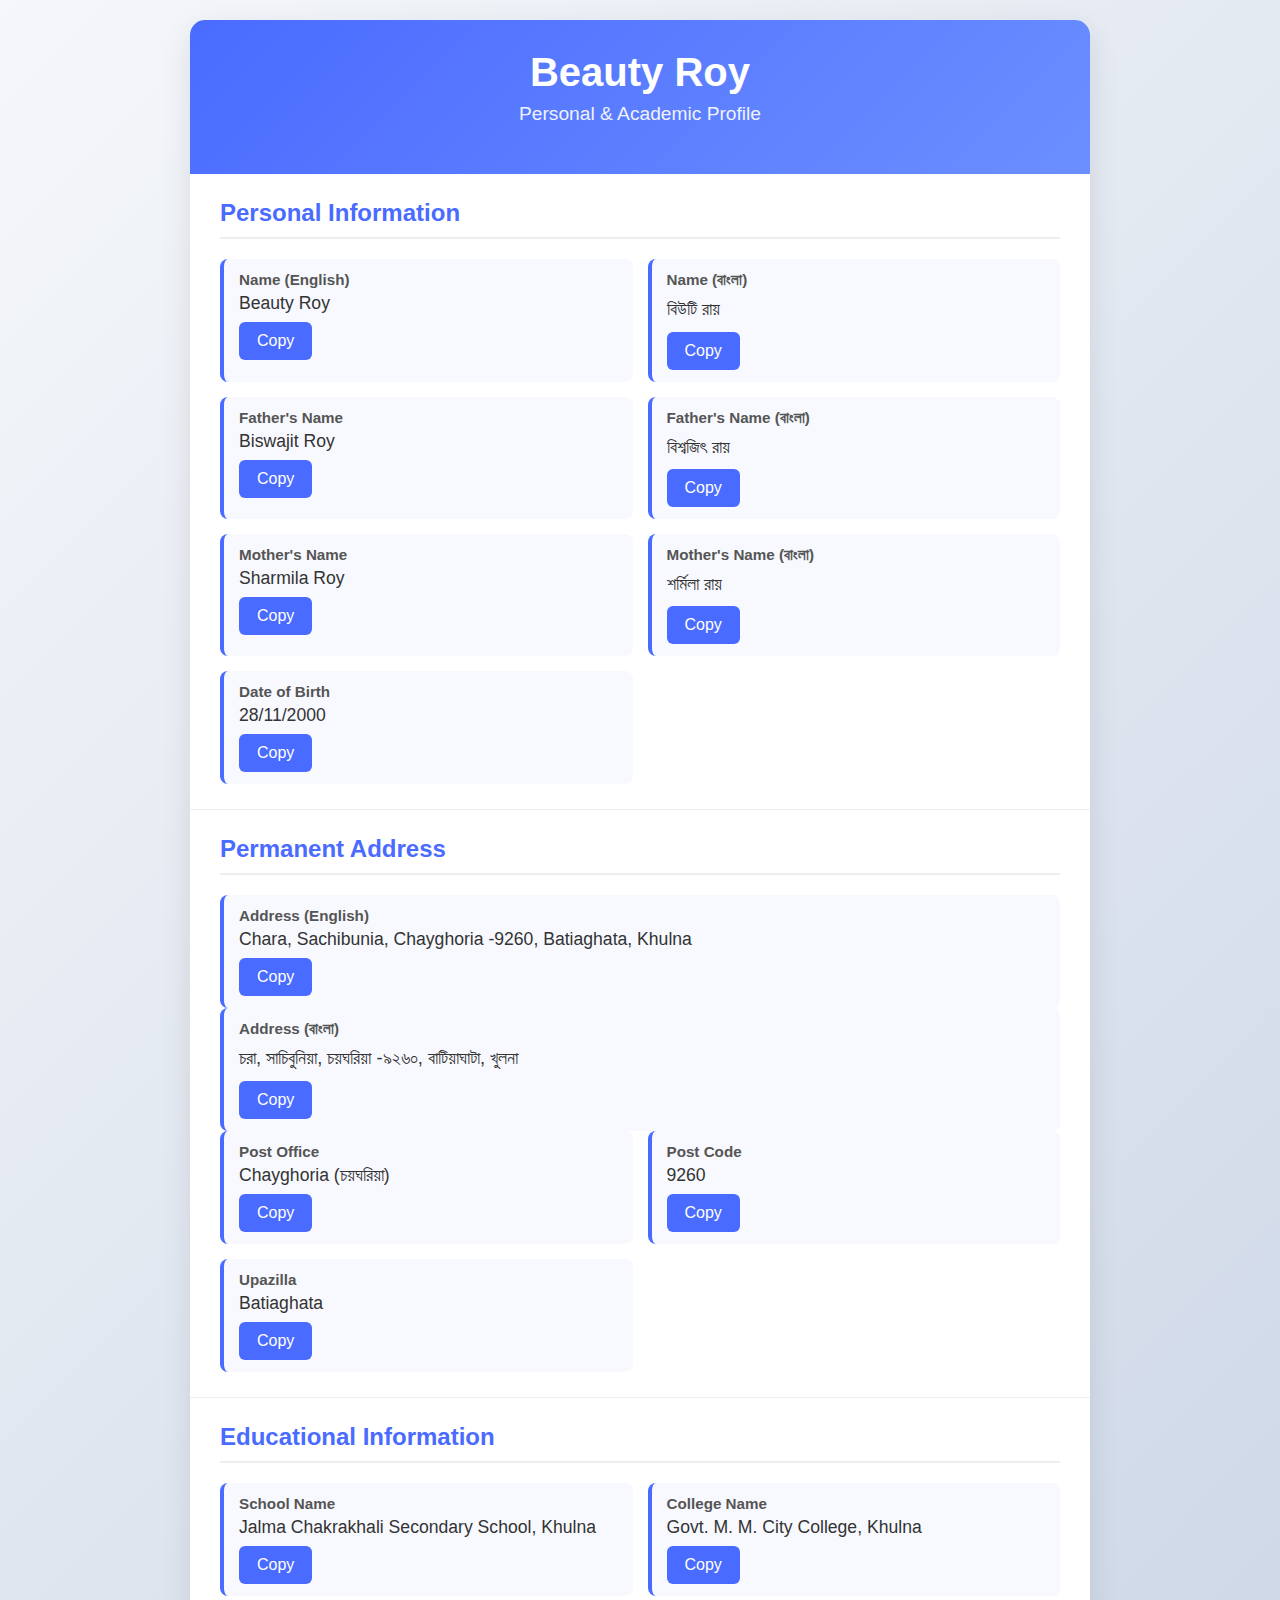
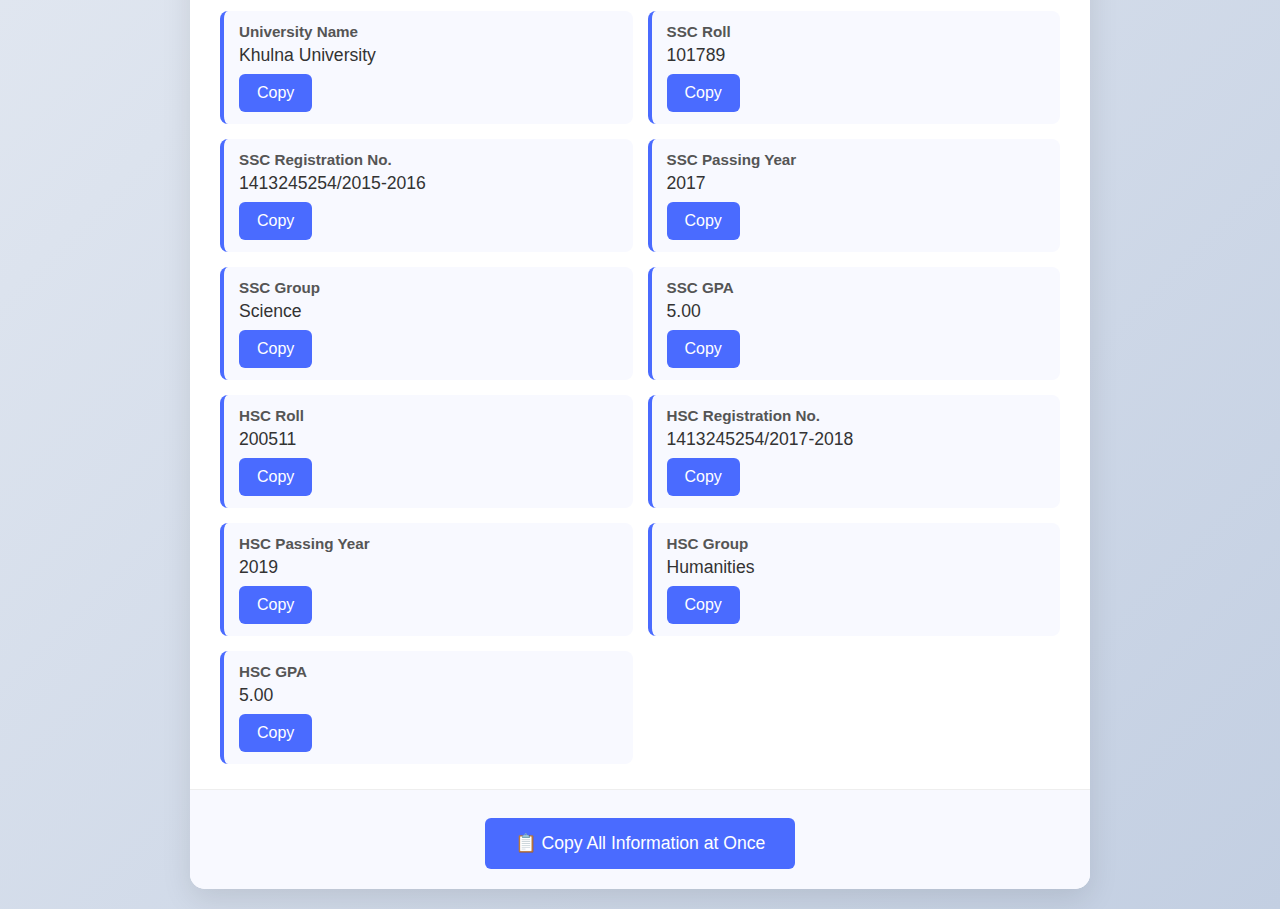
<file: bela.html>
<!DOCTYPE html>
<html lang="en">
<head>
    <meta charset="UTF-8">
    <meta name="viewport" content="width=device-width, initial-scale=1.0">
    <title>Beauty Roy - Personal & Academic Information</title>
    <style>
        body {
            font-family: 'Segoe UI', Tahoma, Geneva, Verdana, sans-serif;
            background: linear-gradient(135deg, #f5f7fa, #c3cfe2);
            margin: 0;
            padding: 20px;
            color: #333;
        }
        .container {
            max-width: 900px;
            margin: 0 auto;
            background: white;
            border-radius: 15px;
            box-shadow: 0 10px 30px rgba(0,0,0,0.1);
            overflow: hidden;
        }
        header {
            background: linear-gradient(135deg, #4a6bff, #6b8fff);
            color: white;
            padding: 30px 20px;
            text-align: center;
        }
        h1 {
            margin: 0;
            font-size: 2.5em;
        }
        .subtitle {
            font-size: 1.2em;
            margin-top: 8px;
            opacity: 0.9;
        }
        .section {
            padding: 25px 30px;
            border-bottom: 1px solid #eee;
        }
        .section:last-child {
            border-bottom: none;
        }
        h2 {
            color: #4a6bff;
            margin-top: 0;
            border-bottom: 2px solid #eee;
            padding-bottom: 10px;
        }
        .info-grid {
            display: grid;
            grid-template-columns: 1fr 1fr;
            gap: 15px;
        }
        .info-item {
            background: #f8f9ff;
            padding: 12px 15px;
            border-radius: 8px;
            border-left: 4px solid #4a6bff;
        }
        .label {
            font-weight: bold;
            color: #555;
            font-size: 0.95em;
        }
        .value {
            font-size: 1.1em;
            margin-top: 5px;
            word-break: break-all;
        }
        .bangla {
            font-size: 1.15em;
            line-height: 1.6;
        }
        button {
            background: #4a6bff;
            color: white;
            border: none;
            padding: 10px 18px;
            border-radius: 6px;
            cursor: pointer;
            font-size: 1em;
            margin-top: 8px;
        }
        button:hover {
            background: #3b5be0;
        }
        .copy-all {
            text-align: center;
            padding: 20px;
            background: #f8f9ff;
        }
    </style>
</head>
<body>

<div class="container">
    <header>
        <h1>Beauty Roy</h1>
        <p class="subtitle">Personal & Academic Profile</p>
    </header>

    <div class="section">
        <h2>Personal Information</h2>
        <div class="info-grid">
            <div class="info-item">
                <div class="label">Name (English)</div>
                <div class="value" id="name-en">Beauty Roy</div>
                <button onclick="copyText('name-en')">Copy</button>
            </div>
            <div class="info-item">
                <div class="label">Name (বাংলা)</div>
                <div class="value bangla" id="name-bn">বিউটি রায়</div>
                <button onclick="copyText('name-bn')">Copy</button>
            </div>
            <div class="info-item">
                <div class="label">Father's Name</div>
                <div class="value" id="father-en">Biswajit Roy</div>
                <button onclick="copyText('father-en')">Copy</button>
            </div>
            <div class="info-item">
                <div class="label">Father's Name (বাংলা)</div>
                <div class="value bangla" id="father-bn">বিশ্বজিৎ রায়</div>
                <button onclick="copyText('father-bn')">Copy</button>
            </div>
            <div class="info-item">
                <div class="label">Mother's Name</div>
                <div class="value" id="mother-en">Sharmila Roy</div>
                <button onclick="copyText('mother-en')">Copy</button>
            </div>
            <div class="info-item">
                <div class="label">Mother's Name (বাংলা)</div>
                <div class="value bangla" id="mother-bn">শর্মিলা রায়</div>
                <button onclick="copyText('mother-bn')">Copy</button>
            </div>
            <div class="info-item">
                <div class="label">Date of Birth</div>
                <div class="value" id="dob">28/11/2000</div>
                <button onclick="copyText('dob')">Copy</button>
            </div>
        </div>
    </div>

    <div class="section">
        <h2>Permanent Address</h2>
        <div class="info-item">
            <div class="label">Address (English)</div>
            <div class="value" id="address-en">Chara, Sachibunia, Chayghoria -9260, Batiaghata, Khulna</div>
            <button onclick="copyText('address-en')">Copy</button>
        </div>
        <div class="info-item">
            <div class="label">Address (বাংলা)</div>
            <div class="value bangla" id="address-bn">চরা, সাচিবুনিয়া, চয়ঘরিয়া -৯২৬০, বাটিয়াঘাটা, খুলনা</div>
            <button onclick="copyText('address-bn')">Copy</button>
        </div>
        <div class="info-grid">
            <div class="info-item">
                <div class="label">Post Office</div>
                <div class="value" id="postoffice">Chayghoria (চয়ঘরিয়া)</div>
                <button onclick="copyText('postoffice')">Copy</button>
            </div>
            <div class="info-item">
                <div class="label">Post Code</div>
                <div class="value" id="postcode">9260</div>
                <button onclick="copyText('postcode')">Copy</button>
            </div>
            <div class="info-item">
                <div class="label">Upazilla</div>
                <div class="value" id="upazilla">Batiaghata</div>
                <button onclick="copyText('upazilla')">Copy</button>
            </div>
        </div>
    </div>

    <div class="section">
        <h2>Educational Information</h2>
        <div class="info-grid">
            <div class="info-item">
                <div class="label">School Name</div>
                <div class="value" id="school">Jalma Chakrakhali Secondary School, Khulna</div>
                <button onclick="copyText('school')">Copy</button>
            </div>
            <div class="info-item">
                <div class="label">College Name</div>
                <div class="value" id="college">Govt. M. M. City College, Khulna</div>
                <button onclick="copyText('college')">Copy</button>
            </div>
            <div class="info-item">
                <div class="label">University Name</div>
                <div class="value" id="university">Khulna University</div>
                <button onclick="copyText('university')">Copy</button>
            </div>
            
            <div class="info-item">
                <div class="label">SSC Roll</div>
                <div class="value" id="ssc-roll">101789</div>
                <button onclick="copyText('ssc-roll')">Copy</button>
            </div>
            <div class="info-item">
                <div class="label">SSC Registration No.</div>
                <div class="value" id="ssc-reg">1413245254/2015-2016</div>
                <button onclick="copyText('ssc-reg')">Copy</button>
            </div>
            <div class="info-item">
                <div class="label">SSC Passing Year</div>
                <div class="value" id="ssc-year">2017</div>
                <button onclick="copyText('ssc-year')">Copy</button>
            </div>
            <div class="info-item">
                <div class="label">SSC Group</div>
                <div class="value" id="ssc-group">Science</div>
                <button onclick="copyText('ssc-group')">Copy</button>
            </div>
            <div class="info-item">
                <div class="label">SSC GPA</div>
                <div class="value" id="ssc-gpa">5.00</div>
                <button onclick="copyText('ssc-gpa')">Copy</button>
            </div>

            <div class="info-item">
                <div class="label">HSC Roll</div>
                <div class="value" id="hsc-roll">200511</div>
                <button onclick="copyText('hsc-roll')">Copy</button>
            </div>
            <div class="info-item">
                <div class="label">HSC Registration No.</div>
                <div class="value" id="hsc-reg">1413245254/2017-2018</div>
                <button onclick="copyText('hsc-reg')">Copy</button>
            </div>
            <div class="info-item">
                <div class="label">HSC Passing Year</div>
                <div class="value" id="hsc-year">2019</div>
                <button onclick="copyText('hsc-year')">Copy</button>
            </div>
            <div class="info-item">
                <div class="label">HSC Group</div>
                <div class="value" id="hsc-group">Humanities</div>
                <button onclick="copyText('hsc-group')">Copy</button>
            </div>
            <div class="info-item">
                <div class="label">HSC GPA</div>
                <div class="value" id="hsc-gpa">5.00</div>
                <button onclick="copyText('hsc-gpa')">Copy</button>
            </div>
        </div>
    </div>

    <div class="copy-all">
        <button onclick="copyAllInfo()" style="padding: 15px 30px; font-size: 1.1em;">
            📋 Copy All Information at Once
        </button>
    </div>
</div>

<script>
function copyText(id) {
    const text = document.getElementById(id).innerText;
    navigator.clipboard.writeText(text).then(() => {
        const btns = document.querySelectorAll('button');
        for (let btn of btns) {
            if (btn.getAttribute('onclick') === `copyText('${id}')`) {
                const originalText = btn.innerText;
                btn.innerText = '✅ Copied!';
                setTimeout(() => btn.innerText = originalText, 1500);
            }
        }
    });
}

function copyAllInfo() {
    let allInfo = `Name: Beauty Roy
Father's Name: Biswajit Roy
Mother's Name: Sharmila Roy
Permanent Address: Chara, Sachibunia, Chayghoria -9260, Batiaghata, Khulna
Post Office: Chayghoria (চয়ঘরিয়া)
Post Code: 9260
Name (Bangla): বিউটি রায়
Father's Name (Bangla): বিশ্বজিৎ রায়
Mother's Name (Bangla): শর্মিলা রায়
Permanent Address (Bangla): চরা, সাচিবুনিয়া, চয়ঘরিয়া -৯২৬০, বাটিয়াঘাটা, খুলনা
Date of Birth: 28/11/2000
School: Jalma Chakrakhali Secondary School, Khulna
College: Govt. M. M. City College, Khulna
University: Khulna University
SSC Roll: 101789
SSC Passing Year: 2017
SSC Group: Science
SSC Registration Number: 1413245254/2015-2016
SSC GPA: 5.00
HSC Roll: 200511
HSC Passing Year: 2019
HSC Group: Humanities
HSC Registration Number: 1413245254/2017-2018
HSC GPA: 5.00`;

    navigator.clipboard.writeText(allInfo).then(() => {
        alert("✅ All information has been copied to clipboard!");
    });
}
</script>

</body>
</html>
</file>
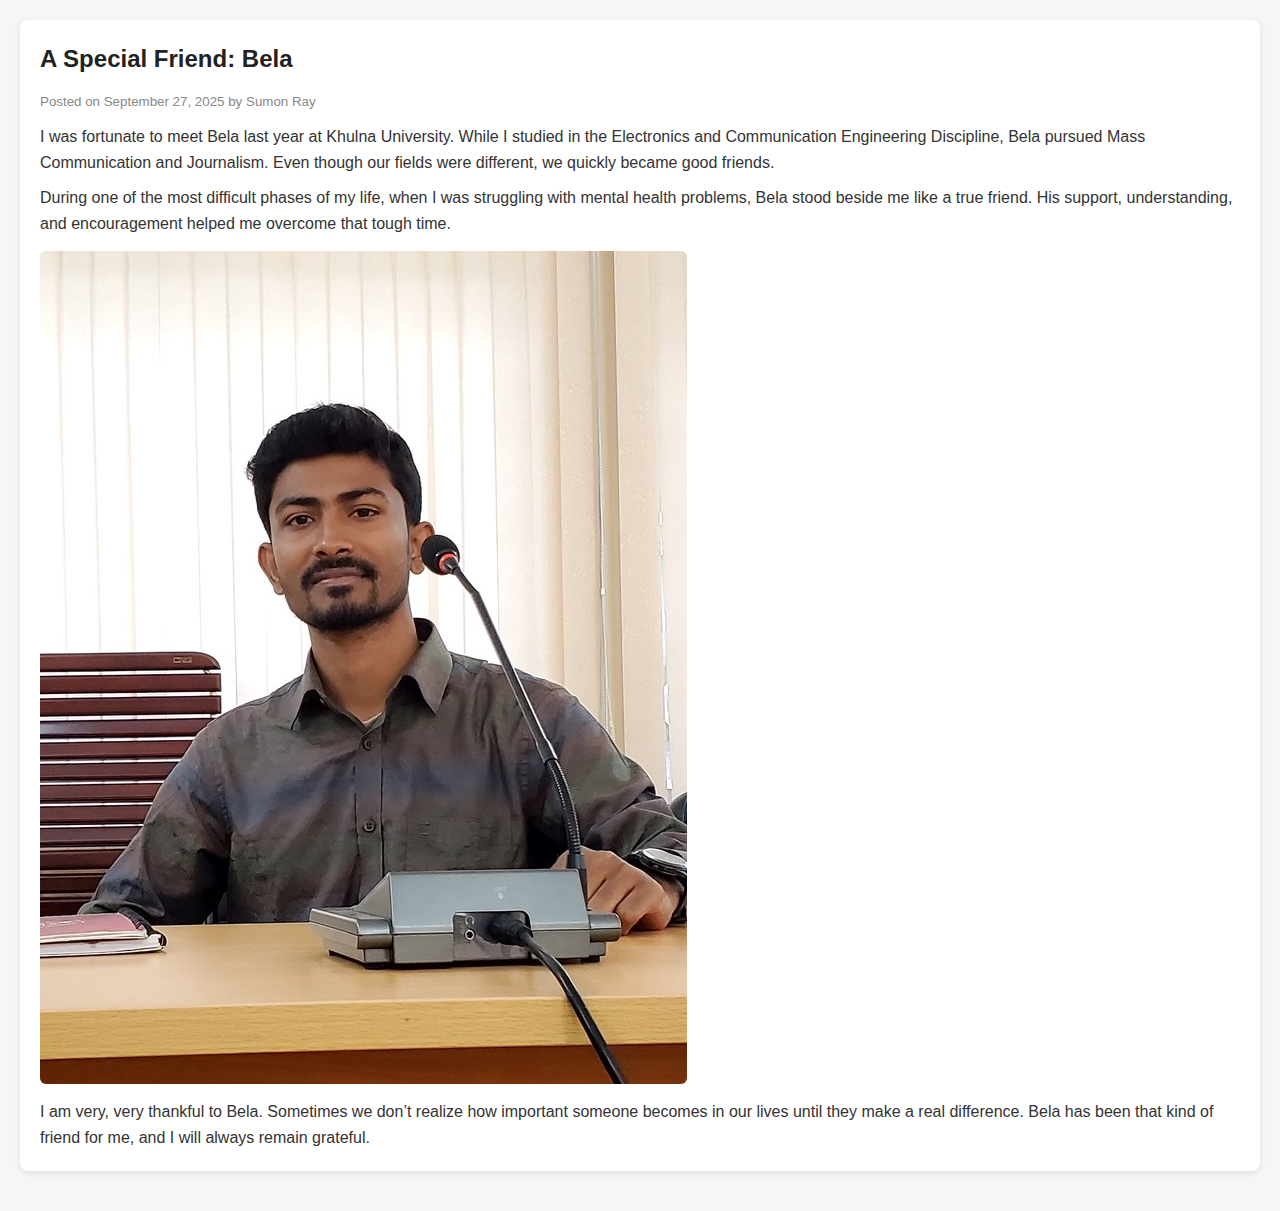
<file: blog.html>
<!DOCTYPE html>
<html lang="en">
<head>
  <meta charset="UTF-8">
  <meta name="viewport" content="width=device-width, initial-scale=1.0">
  <title>My Blog</title>
  <style>
    * {
      margin: 0;
      padding: 0;
      box-sizing: border-box;
      font-family: Arial, sans-serif;
    }
    body {
      background: #f4f6f8;
      color: #333;
      line-height: 1.6;
      padding: 20px;
    }
    .container {
      max-width: 800px;
      margin: auto;
    }
    .blog-post {
      background: #fff;
      margin-bottom: 20px;
      padding: 20px;
      border-radius: 8px;
      box-shadow: 0 2px 6px rgba(0,0,0,0.1);
    }
    .blog-post h2 {
      margin-bottom: 10px;
      color: #222;
    }
    .blog-post small {
      color: #888;
    }
    .blog-post p {
      margin-top: 10px;
    }
    .blog-post img {
      max-width: 100%;
      border-radius: 6px;
      margin: 15px 0;
      display: block;
    }
  </style>
</head>
<body>

 <div class="blog-post">
  <h2>A Special Friend: Bela</h2>
  <small>Posted on September 27, 2025 by Sumon Ray</small>
  <p>
    I was fortunate to meet Bela last year at Khulna University. While I studied in the 
    Electronics and Communication Engineering Discipline, Bela pursued Mass Communication 
    and Journalism. Even though our fields were different, we quickly became good friends. 
  </p>

  <p>
    During one of the most difficult phases of my life, when I was struggling with mental 
    health problems, Bela stood beside me like a true friend. His support, understanding, 
    and encouragement helped me overcome that tough time. 
  </p>
      <!-- Image in the middle -->
      <img src="assets/images/portfolio/p1.jpg" alt="Blog image">
  <p>
    I am very, very thankful to Bela. Sometimes we don’t realize how important someone 
    becomes in our lives until they make a real difference. Bela has been that kind of 
    friend for me, and I will always remain grateful. 
  </p>
</div>
</body>
</html>
</file>
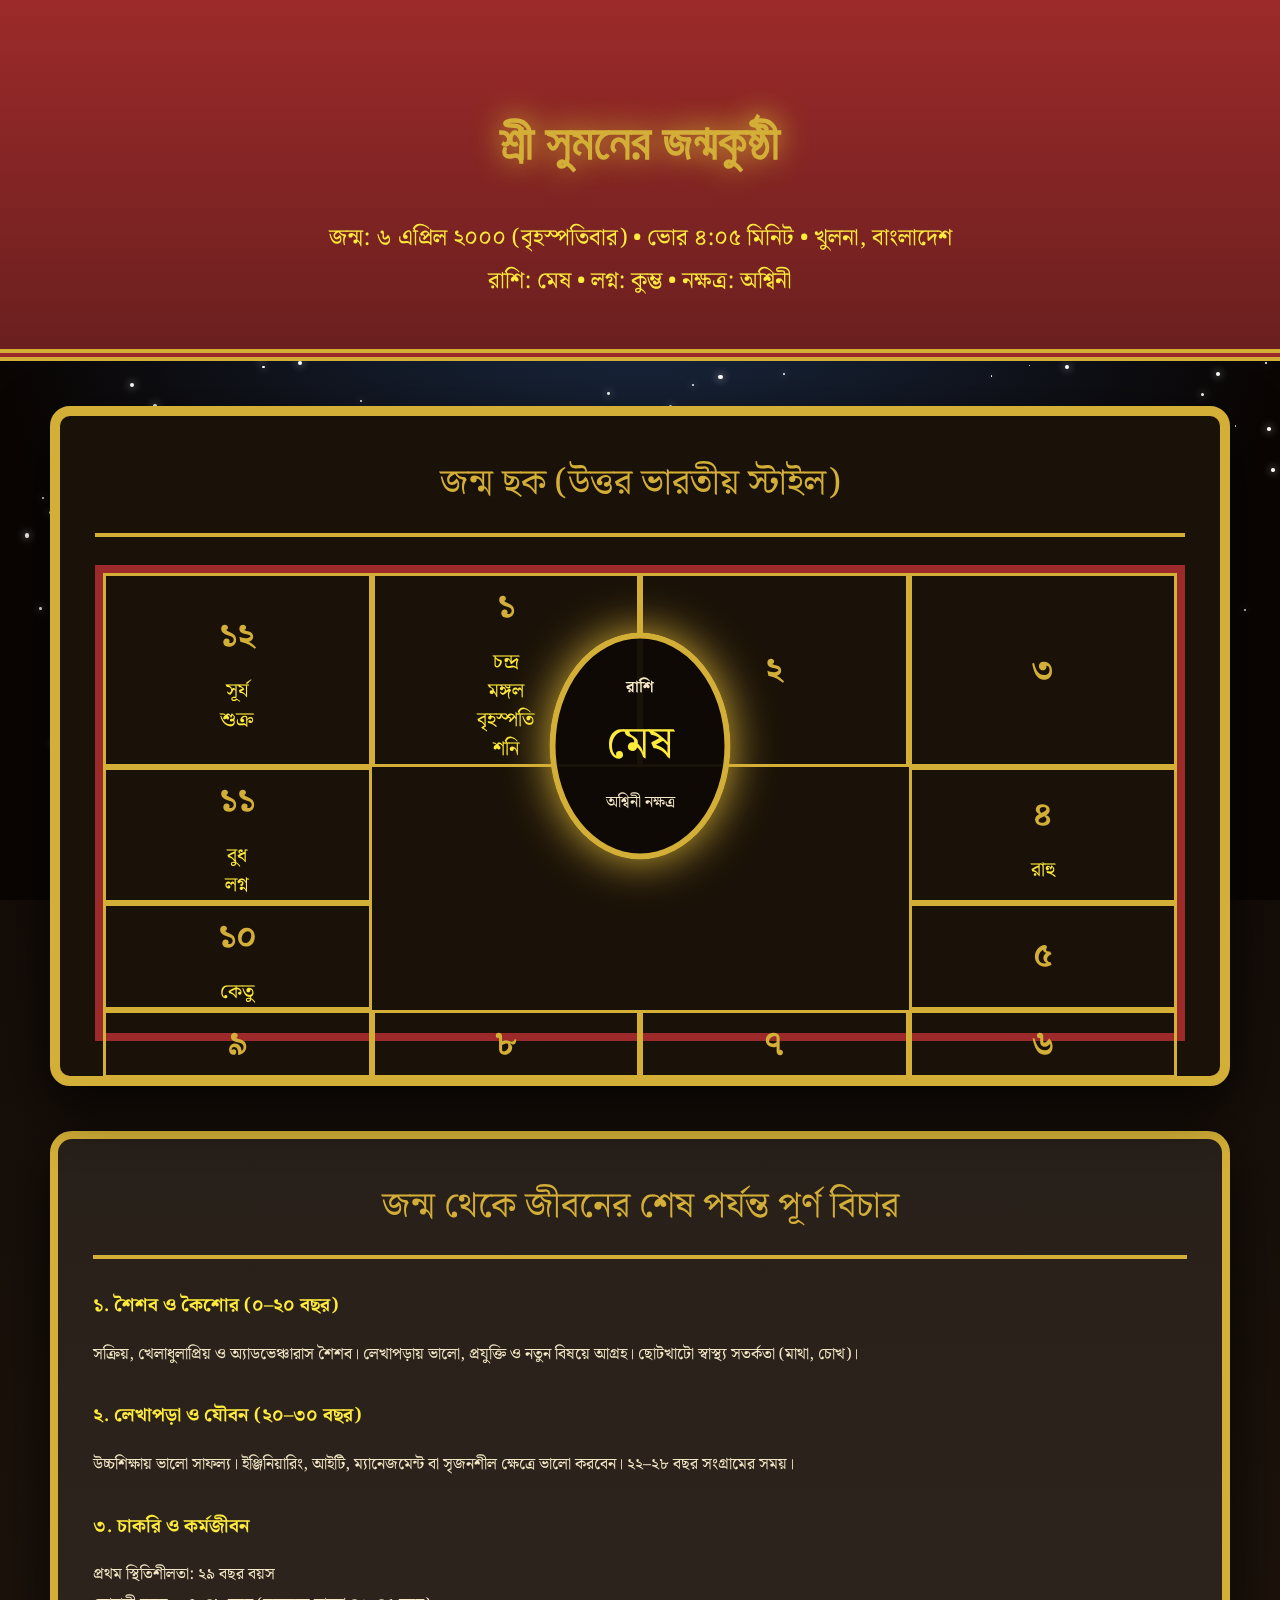
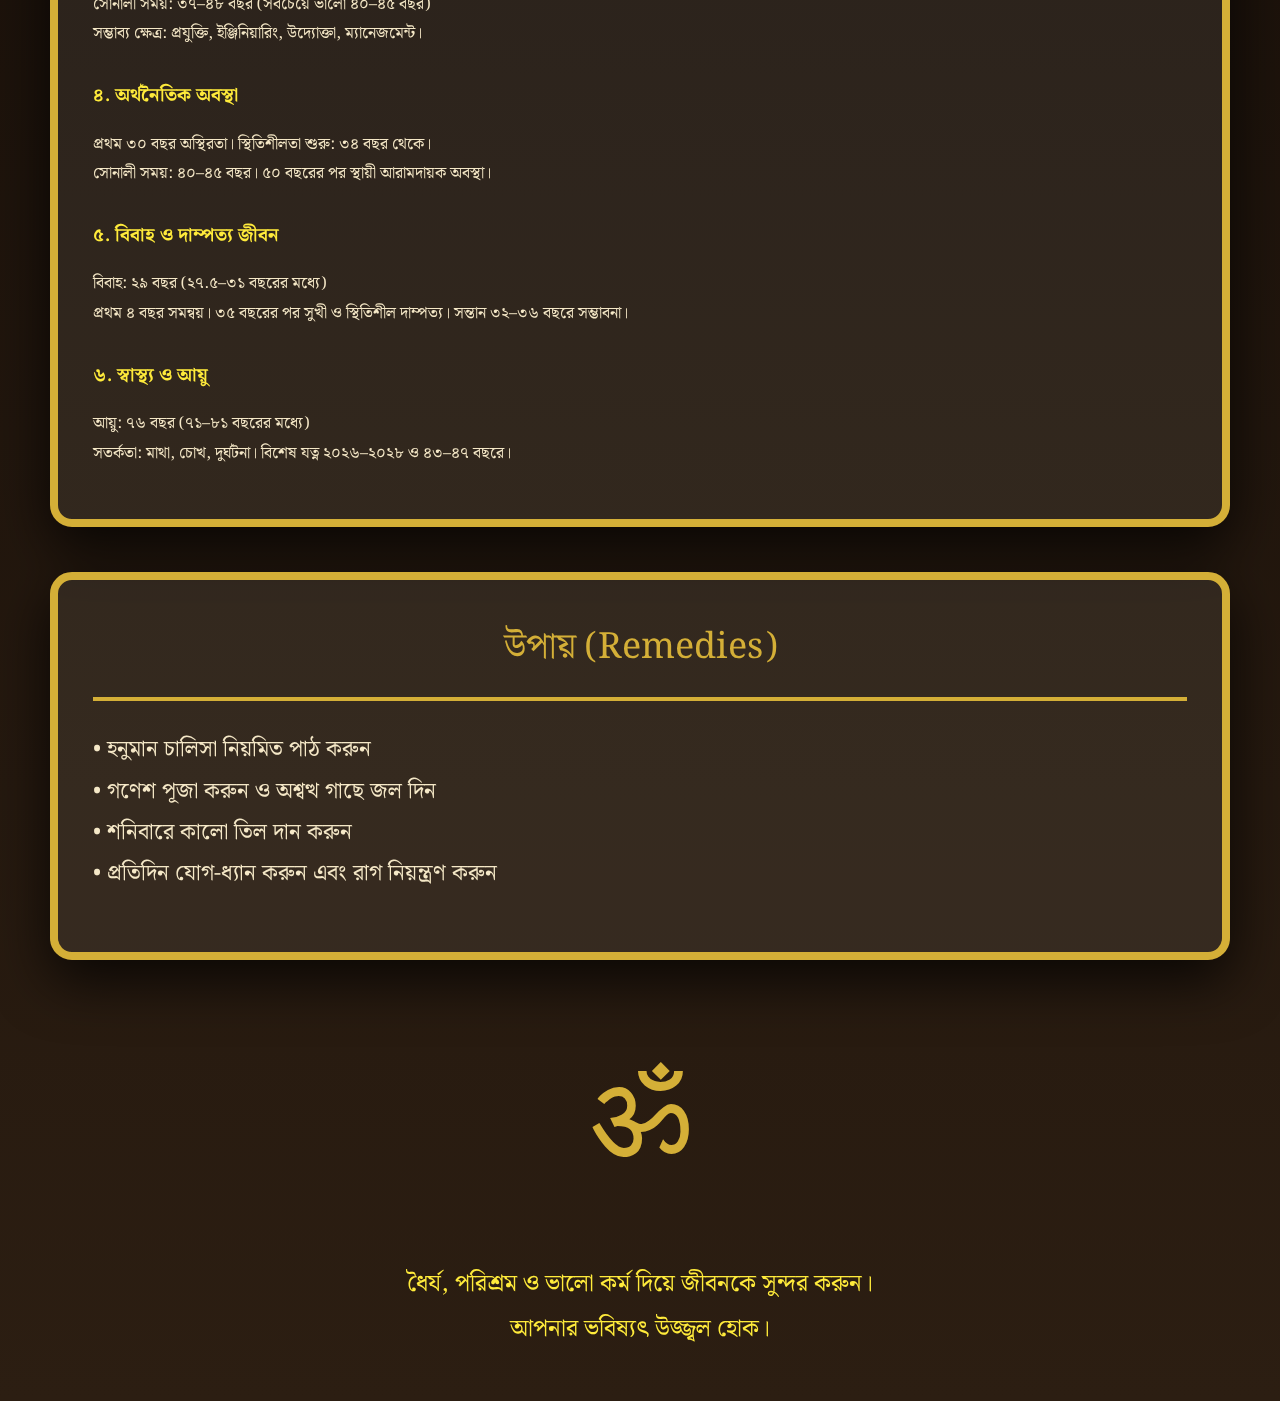
<file: kusti.html>
<!DOCTYPE html>
<html lang="bn">
<head>
    <meta charset="UTF-8">
    <meta name="viewport" content="width=device-width, initial-scale=1.0">
    <title>শ্রী সুমনের জন্মকুষ্ঠী • পূর্ণ বৈদিক বিচার</title>
    <style>
        @import url('https://fonts.googleapis.com/css2?family=Noto+Serif+Bengali:wght@400;600;700&family=Playfair+Display:wght@700;900&display=swap');

        body {
            font-family: 'Noto Serif Bengali', serif;
            background: linear-gradient(#0a0503, #2c1e12);
            color: #f5e8c7;
            line-height: 1.85;
            margin: 0;
            padding: 0;
        }

        .sky {
            position: fixed;
            top: 0; left: 0; right: 0; bottom: 0;
            background: radial-gradient(circle at 50% 25%, #1a2a44 0%, #0a0503 70%);
            z-index: -1;
            overflow: hidden;
        }

        .star {
            position: absolute;
            background: white;
            border-radius: 50%;
            box-shadow: 0 0 8px white;
            animation: twinkle 4s infinite alternate;
        }

        header {
            background: linear-gradient(to bottom, #9c2a2a, #6b1f1f);
            text-align: center;
            padding: 60px 20px 45px;
            border-bottom: 12px double #d4af37;
        }

        header h1 {
            font-family: 'Playfair Display', serif;
            font-size: 3.1rem;
            color: #d4af37;
            text-shadow: 0 0 30px #d4af37;
        }

        .birth-info {
            font-size: 1.45rem;
            color: #ffeb3b;
            margin-top: 12px;
        }

        .container {
            max-width: 1180px;
            margin: 45px auto;
            padding: 0 20px;
        }

        .kundli-card {
            background: rgba(248,241,224,0.08);
            border: 8px solid #d4af37;
            border-radius: 22px;
            padding: 35px;
            margin-bottom: 45px;
            box-shadow: 0 20px 55px rgba(0,0,0,0.75);
        }

        .section-title {
            color: #d4af37;
            font-size: 2.25rem;
            text-align: center;
            margin-bottom: 28px;
            padding-bottom: 15px;
            border-bottom: 4px solid #d4af37;
        }

        /* জন্ম ছক */
        .north-kundli {
            background: #1a1208;
            border: 10px solid #d4af37;
            padding: 35px;
            border-radius: 20px;
            position: relative;
        }

        .north-grid {
            display: grid;
            grid-template-columns: repeat(4, 1fr);
            grid-template-rows: repeat(4, 1fr);
            height: 460px;
            border: 8px solid #9c2a2a;
        }

        .north-house {
            border: 3px solid #d4af37;
            display: flex;
            flex-direction: column;
            align-items: center;
            justify-content: center;
            font-size: 1.35rem;
            text-align: center;
        }

        .north-house .house-no {
            font-size: 2.1rem;
            color: #d4af37;
            font-weight: bold;
        }

        .north-house .planets {
            color: #ffeb3b;
            font-size: 1.25rem;
            margin-top: 10px;
            line-height: 1.45;
        }

        .center-rashi {
            position: absolute;
            top: 50%;
            left: 50%;
            transform: translate(-50%, -50%);
            background: rgba(15,10,5,0.95);
            padding: 35px 50px;
            border: 6px solid #d4af37;
            border-radius: 50%;
            text-align: center;
            box-shadow: 0 0 45px #d4af37;
        }

        .highlight {
            background: rgba(240,193,77,0.12);
            border-left: 8px solid #d4af37;
            padding: 22px;
            margin: 25px 0;
            border-radius: 12px;
            font-size: 1.35rem;
        }

        .om-symbol {
            font-size: 7.5rem;
            text-align: center;
            color: #d4af37;
            margin: 50px 0 30px;
        }

        @keyframes twinkle {
            from { opacity: 0.5; }
            to { opacity: 1; }
        }
    </style>
</head>
<body>

<div class="sky" id="sky"></div>

<header>
    <h1>শ্রী সুমনের জন্মকুষ্ঠী</h1>
    <div class="birth-info">
        জন্ম: ৬ এপ্রিল ২০০০ (বৃহস্পতিবার) • ভোর ৪:০৫ মিনিট • খুলনা, বাংলাদেশ<br>
        রাশি: মেষ • লগ্ন: কুম্ভ • নক্ষত্র: অশ্বিনী
    </div>
</header>

<div class="container">

    <!-- জন্ম ছক -->
    <div class="kundli-card north-kundli">
        <div class="section-title">জন্ম ছক (উত্তর ভারতীয় স্টাইল)</div>
        
        <div class="north-grid">
            <div class="north-house" style="grid-column:1; grid-row:1;">
                <span class="house-no">১২</span>
                <div class="planets">সূর্য<br>শুক্র</div>
            </div>
            <div class="north-house" style="grid-column:2; grid-row:1;">
                <span class="house-no">১</span>
                <div class="planets">চন্দ্র<br>মঙ্গল<br>বৃহস্পতি<br>শনি</div>
            </div>
            <div class="north-house" style="grid-column:3; grid-row:1;"><span class="house-no">২</span></div>
            <div class="north-house" style="grid-column:4; grid-row:1;"><span class="house-no">৩</span></div>

            <div class="north-house" style="grid-column:1; grid-row:2;">
                <span class="house-no">১১</span>
                <div class="planets">বুধ<br>লগ্ন</div>
            </div>
            <div class="north-house" style="grid-column:4; grid-row:2;">
                <span class="house-no">৪</span>
                <div class="planets">রাহু</div>
            </div>

            <div class="north-house" style="grid-column:1; grid-row:3;">
                <span class="house-no">১০</span>
                <div class="planets">কেতু</div>
            </div>
            <div class="north-house" style="grid-column:4; grid-row:3;"><span class="house-no">৫</span></div>

            <div class="north-house" style="grid-column:1; grid-row:4;"><span class="house-no">৯</span></div>
            <div class="north-house" style="grid-column:2; grid-row:4;"><span class="house-no">৮</span></div>
            <div class="north-house" style="grid-column:3; grid-row:4;"><span class="house-no">৭</span></div>
            <div class="north-house" style="grid-column:4; grid-row:4;"><span class="house-no">৬</span></div>
        </div>

        <div class="center-rashi">
            <strong>রাশি</strong><br>
            <span style="font-size:2.9rem; color:#ffeb3b;">মেষ</span><br>
            অশ্বিনী নক্ষত্র
        </div>
    </div>

    <!-- পূর্ণ জীবন বিচার -->
    <div class="kundli-card">
        <div class="section-title">জন্ম থেকে জীবনের শেষ পর্যন্ত পূর্ণ বিচার</div>

        <h3 style="color:#ffeb3b; margin:30px 0 15px;">১. শৈশব ও কৈশোর (০–২০ বছর)</h3>
        <p>সক্রিয়, খেলাধুলাপ্রিয় ও অ্যাডভেঞ্চারাস শৈশব। লেখাপড়ায় ভালো, প্রযুক্তি ও নতুন বিষয়ে আগ্রহ। ছোটখাটো স্বাস্থ্য সতর্কতা (মাথা, চোখ)।</p>

        <h3 style="color:#ffeb3b; margin:30px 0 15px;">২. লেখাপড়া ও যৌবন (২০–৩০ বছর)</h3>
        <p>উচ্চশিক্ষায় ভালো সাফল্য। ইঞ্জিনিয়ারিং, আইটি, ম্যানেজমেন্ট বা সৃজনশীল ক্ষেত্রে ভালো করবেন। ২২–২৮ বছর সংগ্রামের সময়।</p>

        <h3 style="color:#ffeb3b; margin:30px 0 15px;">৩. চাকরি ও কর্মজীবন</h3>
        <p>প্রথম স্থিতিশীলতা: ২৯ বছর বয়স<br>
        সোনালী সময়: ৩৭–৪৮ বছর (সবচেয়ে ভালো ৪০–৪৫ বছর)<br>
        সম্ভাব্য ক্ষেত্র: প্রযুক্তি, ইঞ্জিনিয়ারিং, উদ্যোক্তা, ম্যানেজমেন্ট।</p>

        <h3 style="color:#ffeb3b; margin:30px 0 15px;">৪. অর্থনৈতিক অবস্থা</h3>
        <p>প্রথম ৩০ বছর অস্থিরতা। স্থিতিশীলতা শুরু: ৩৪ বছর থেকে।<br>
        সোনালী সময়: ৪০–৪৫ বছর। ৫০ বছরের পর স্থায়ী আরামদায়ক অবস্থা।</p>

        <h3 style="color:#ffeb3b; margin:30px 0 15px;">৫. বিবাহ ও দাম্পত্য জীবন</h3>
        <p>বিবাহ: ২৯ বছর (২৭.৫–৩১ বছরের মধ্যে)<br>
        প্রথম ৪ বছর সমন্বয়। ৩৫ বছরের পর সুখী ও স্থিতিশীল দাম্পত্য। সন্তান ৩২–৩৬ বছরে সম্ভাবনা।</p>

        <h3 style="color:#ffeb3b; margin:30px 0 15px;">৬. স্বাস্থ্য ও আয়ু</h3>
        <p>আয়ু: ৭৬ বছর (৭১–৮১ বছরের মধ্যে)<br>
        সতর্কতা: মাথা, চোখ, দুর্ঘটনা। বিশেষ যত্ন ২০২৬–২০২৮ ও ৪৩–৪৭ বছরে।</p>
    </div>

    <div class="kundli-card">
        <div class="section-title">উপায় (Remedies)</div>
        <p style="font-size:1.4rem;">
            • হনুমান চালিসা নিয়মিত পাঠ করুন<br>
            • গণেশ পূজা করুন ও অশ্বত্থ গাছে জল দিন<br>
            • শনিবারে কালো তিল দান করুন<br>
            • প্রতিদিন যোগ-ধ্যান করুন এবং রাগ নিয়ন্ত্রণ করুন
        </p>
    </div>

    <div class="om-symbol">ॐ</div>

    <p style="text-align:center; font-size:1.5rem; color:#ffeb3b; margin-bottom:50px;">
        ধৈর্য, পরিশ্রম ও ভালো কর্ম দিয়ে জীবনকে সুন্দর করুন।<br>
        আপনার ভবিষ্যৎ উজ্জ্বল হোক।
    </p>

</div>

<script>
    function createSky() {
        const sky = document.querySelector('.sky');
        for (let i = 0; i < 280; i++) {
            const star = document.createElement('div');
            star.className = 'star';
            const size = Math.random() * 3.5 + 1.2;
            star.style.width = `${size}px`;
            star.style.height = `${size}px`;
            star.style.top = `${Math.random() * 100}%`;
            star.style.left = `${Math.random() * 100}%`;
            star.style.animationDelay = `-${Math.random() * 5}s`;
            sky.appendChild(star);
        }
    }
    window.onload = createSky;
</script>
</body>
</html>
</file>
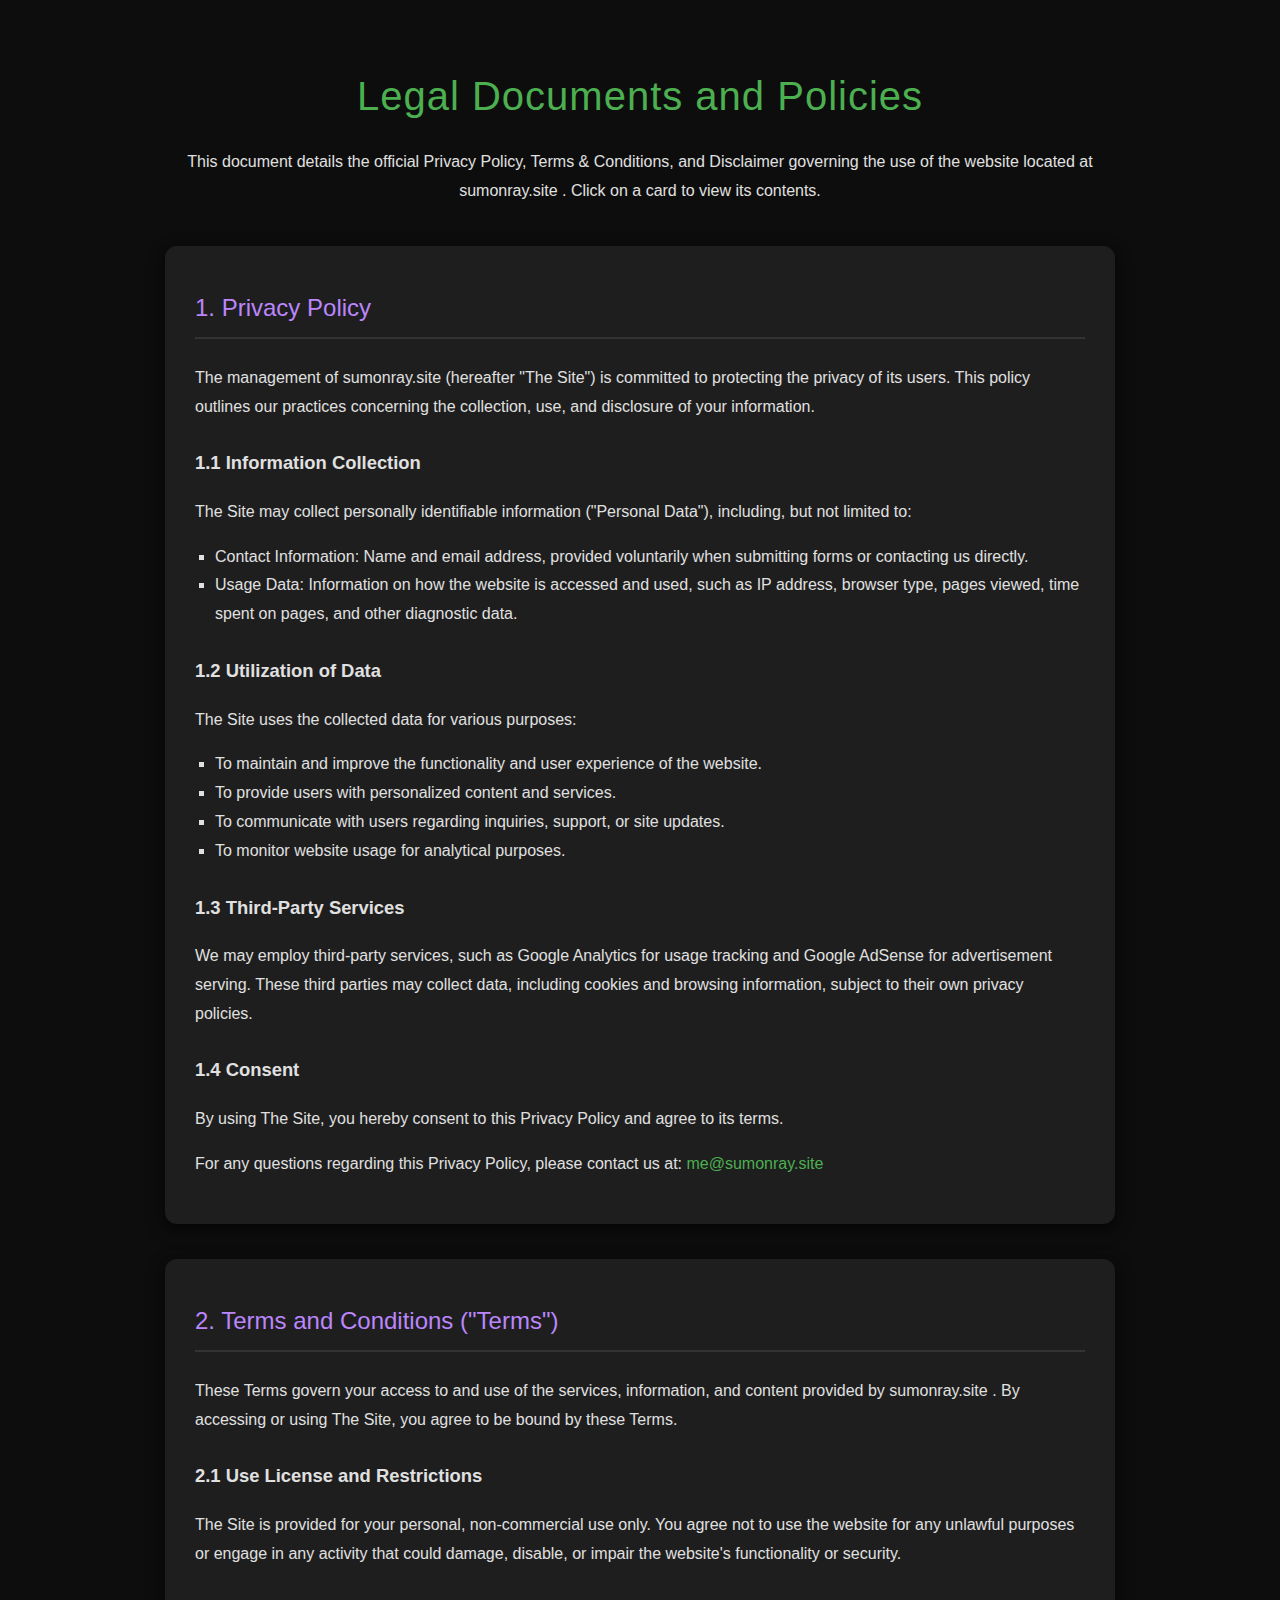
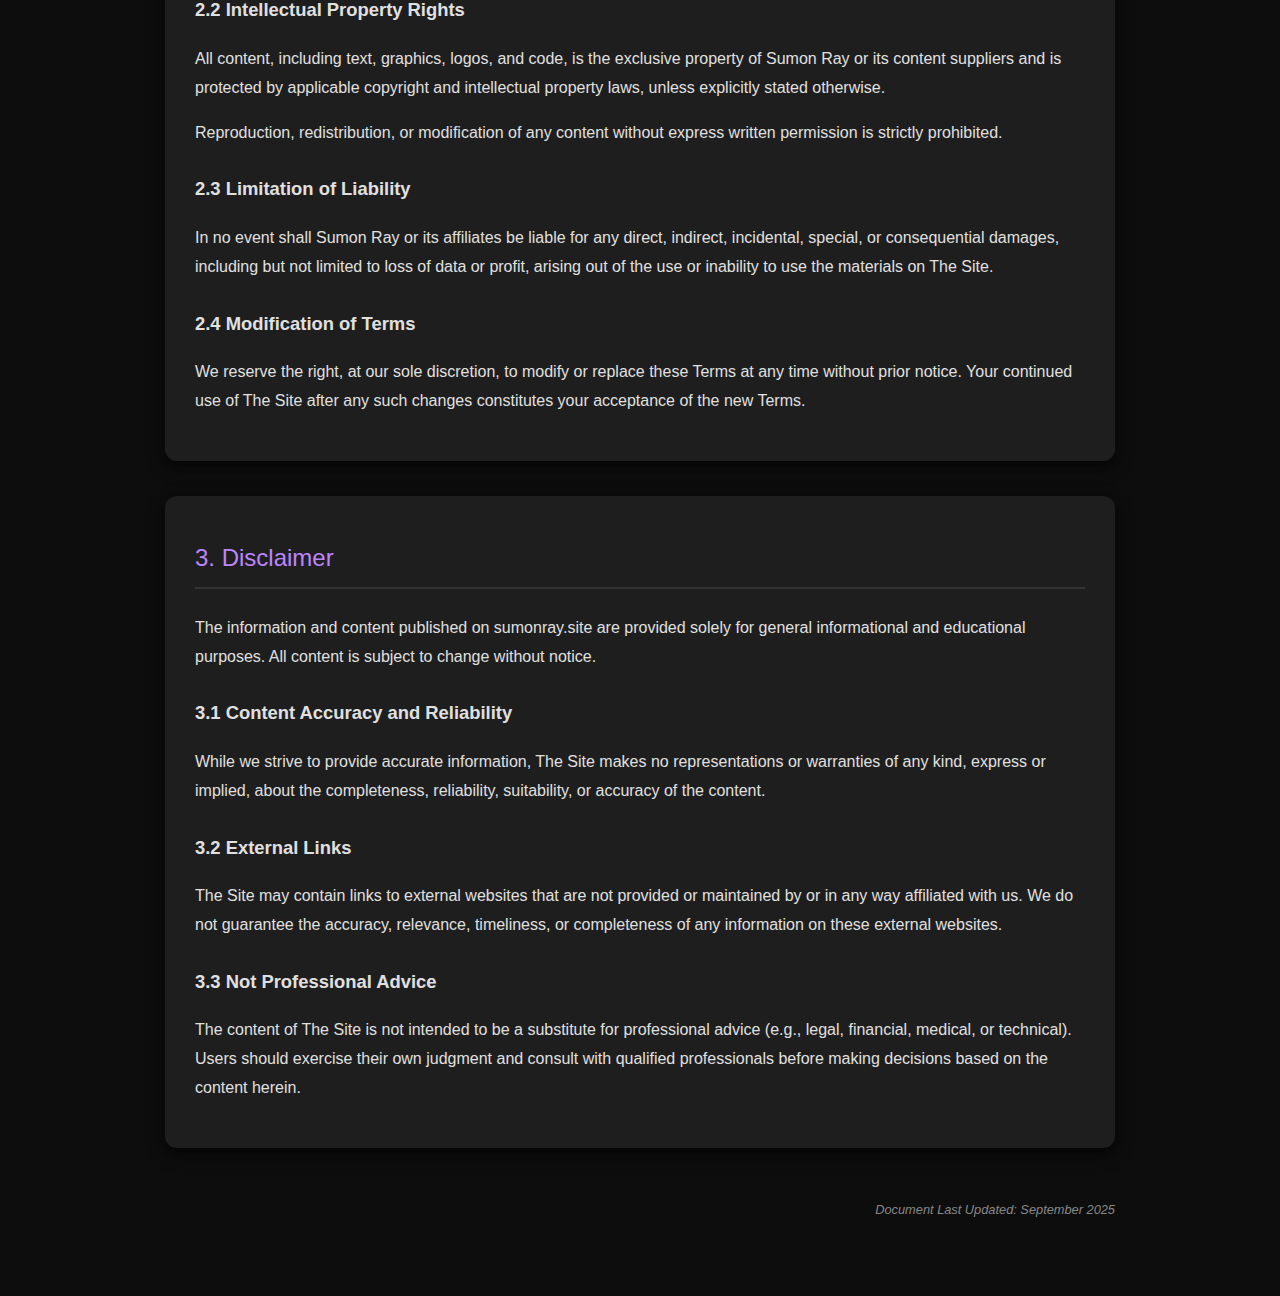
<file: legal.html>
<!DOCTYPE html>
<html lang="en">
<head>
    <meta charset="UTF-8">
    <meta name="viewport" content="width=device-width, initial-scale=1.0">
    <title>Legal Documents | sumonray.site</title>
    <meta name="description" content="Official Privacy Policy, Terms & Conditions, and Disclaimer for sumonray.site.">
    <style>
        /* Dark Theme & Card View Styles */
        body {
            font-family: 'Segoe UI', Tahoma, Geneva, Verdana, sans-serif;
            line-height: 1.8;
            margin: 40px auto;
            max-width: 950px; /* Increased max-width for card layout */
            background-color: #0d0d0d; /* Slightly darker background */
            color: #E0E0E0;
            padding: 20px;
        }
        header {
            text-align: center;
            margin-bottom: 40px;
        }
        header h1 {
            color: #4CAF50;
            font-weight: 300;
            letter-spacing: 1px;
            margin: 0;
            font-size: 2.5em;
        }
        
        /* The Card Style */
        .card {
            background-color: #1e1e1e; /* Card background color */
            border-radius: 12px;
            padding: 30px;
            margin-bottom: 35px;
            /* Subtle box shadow for 3D effect */
            box-shadow: 0 4px 8px rgba(0, 0, 0, 0.4), 0 6px 20px rgba(0, 0, 0, 0.3);
            transition: box-shadow 0.3s ease-in-out;
        }
        .card:hover {
            box-shadow: 0 6px 12px rgba(0, 0, 0, 0.6), 0 8px 25px rgba(0, 0, 0, 0.5);
        }

        h2 {
            color: #BB86FC;
            border-bottom: 2px solid #333333;
            padding-bottom: 8px;
            margin-top: 10px;
            margin-bottom: 25px;
            font-weight: 500;
        }
        h3 {
            color: #E0E0E0;
            margin-top: 25px;
            font-weight: 600;
            font-size: 1.15em;
        }
        p, ul {
            margin-bottom: 15px;
        }
        ul {
            list-style: square; /* Changed list style for clarity */
            margin-left: 20px;
            padding-left: 0;
        }
        a {
            color: #4CAF50;
            text-decoration: none;
        }
        a:hover {
            text-decoration: underline;
        }
        .last-updated {
            text-align: right;
            font-style: italic;
            margin-top: 50px;
            font-size: 0.8em;
            color: #888888;
        }
    </style>
</head>
<body>
    <header>
        <h1>Legal Documents and Policies</h1>
        <p>This document details the official Privacy Policy, Terms & Conditions, and Disclaimer governing the use of the website located at sumonray.site . Click on a card to view its contents.</p>
    </header>

    <div id="legal-container">

        <section id="privacy-policy" class="card">
            <h2>1. Privacy Policy</h2>
            <p>The management of sumonray.site (hereafter "The Site") is committed to protecting the privacy of its users. This policy outlines our practices concerning the collection, use, and disclosure of your information.</p>

            <h3>1.1 Information Collection</h3>
            <p>The Site may collect personally identifiable information ("Personal Data"), including, but not limited to:</p>
            <ul>
                <li> Contact Information: Name and email address, provided voluntarily when submitting forms or contacting us directly.</li>
                <li> Usage Data: Information on how the website is accessed and used, such as IP address, browser type, pages viewed, time spent on pages, and other diagnostic data.</li>
            </ul>

            <h3>1.2 Utilization of Data</h3>
            <p>The Site uses the collected data for various purposes:</p>
            <ul>
                <li>To maintain and improve the functionality and user experience of the website.</li>
                <li>To provide users with personalized content and services.</li>
                <li>To communicate with users regarding inquiries, support, or site updates.</li>
                <li>To monitor website usage for analytical purposes.</li>
            </ul>

            <h3>1.3 Third-Party Services</h3>
            <p>We may employ third-party services, such as Google Analytics for usage tracking and Google AdSense for advertisement serving. These third parties may collect data, including cookies and browsing information, subject to their own privacy policies.</p>

            <h3>1.4 Consent</h3>
            <p>By using The Site, you hereby consent to this Privacy Policy and agree to its terms.</p>
            <p>For any questions regarding this Privacy Policy, please contact us at: <a href="mailto:me@sumonray.site">me@sumonray.site</a></p>
        </section>

        <section id="terms-conditions" class="card">
            <h2>2. Terms and Conditions ("Terms")</h2>
            <p>These Terms govern your access to and use of the services, information, and content provided by sumonray.site . By accessing or using The Site, you agree to be bound by these Terms.</p>

            <h3>2.1 Use License and Restrictions</h3>
            <p>The Site is provided for your personal, non-commercial use only. You agree not to use the website for any unlawful purposes or engage in any activity that could damage, disable, or impair the website's functionality or security.</p>

            <h3>2.2 Intellectual Property Rights</h3>
            <p>All content, including text, graphics, logos, and code, is the exclusive property of Sumon Ray or its content suppliers and is protected by applicable copyright and intellectual property laws, unless explicitly stated otherwise.</p>
            <p>Reproduction, redistribution, or modification of any content without express written permission is strictly prohibited.</p>

            <h3>2.3 Limitation of Liability</h3>
            <p>In no event shall Sumon Ray or its affiliates be liable for any direct, indirect, incidental, special, or consequential damages, including but not limited to loss of data or profit, arising out of the use or inability to use the materials on The Site.</p>

            <h3>2.4 Modification of Terms</h3>
            <p>We reserve the right, at our sole discretion, to modify or replace these Terms at any time without prior notice. Your continued use of The Site after any such changes constitutes your acceptance of the new Terms.</p>
        </section>

        <section id="disclaimer" class="card">
            <h2>3. Disclaimer</h2>
            <p>The information and content published on sumonray.site are provided solely for general informational and educational purposes. All content is subject to change without notice.</p>

            <h3>3.1 Content Accuracy and Reliability</h3>
            <p>While we strive to provide accurate information, The Site makes no representations or warranties of any kind, express or implied, about the completeness, reliability, suitability, or accuracy of the content.</p>

            <h3>3.2 External Links</h3>
            <p>The Site may contain links to external websites that are not provided or maintained by or in any way affiliated with us. We do not guarantee the accuracy, relevance, timeliness, or completeness of any information on these external websites.</p>

            <h3>3.3 Not Professional Advice</h3>
            <p>The content of The Site is not intended to be a substitute for professional advice (e.g., legal, financial, medical, or technical). Users should exercise their own judgment and consult with qualified professionals before making decisions based on the content herein.</p>
        </section>

    </div>
    
    <p class="last-updated"><em>Document Last Updated: September 2025</em></p>
</body>
</html>
</file>
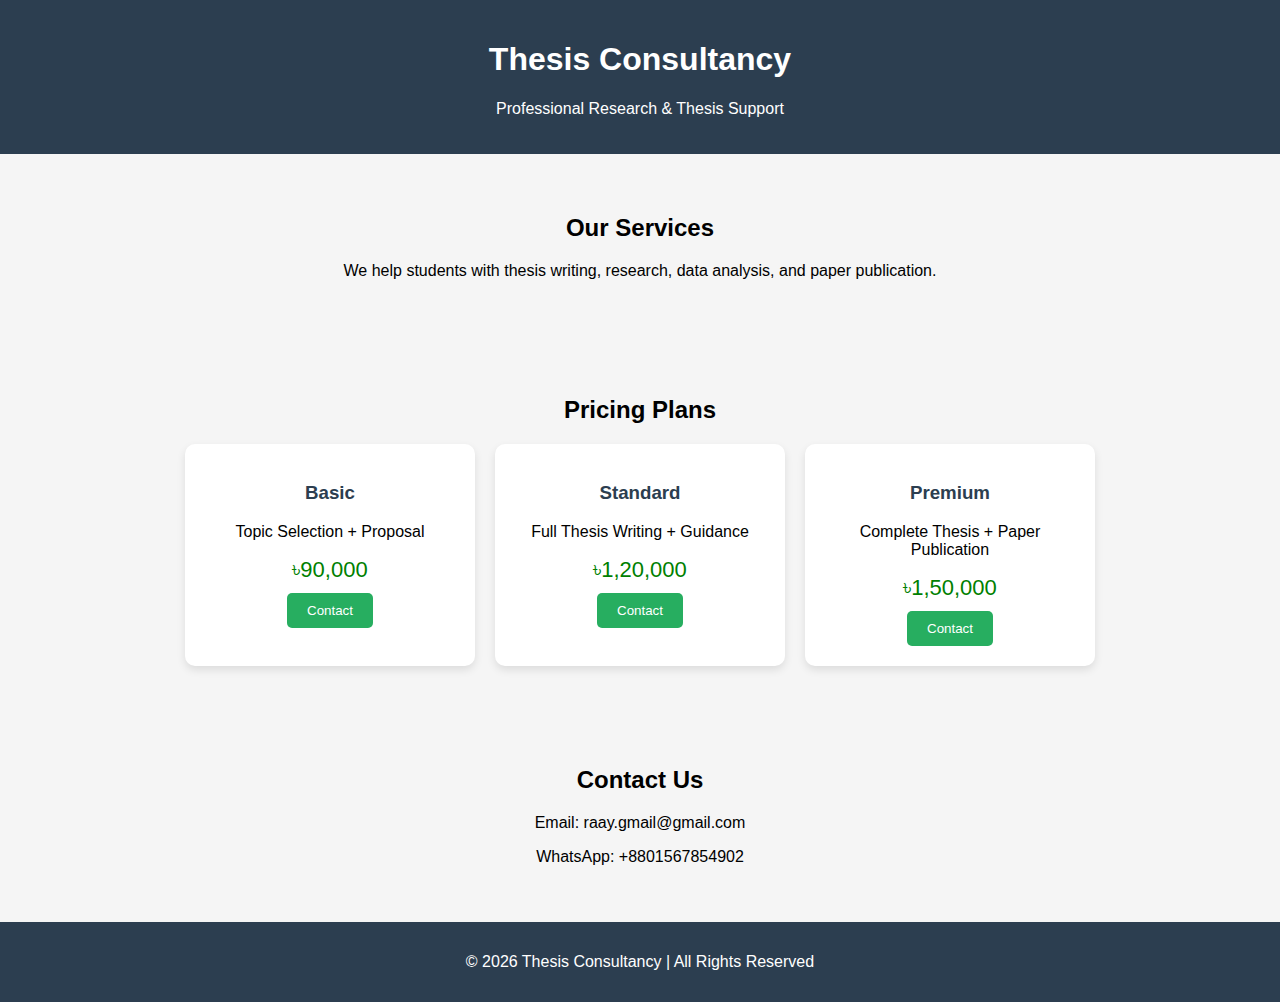
<file: thesis.html>
<!DOCTYPE html>
<html lang="en">
<head>
    <meta charset="UTF-8">
    <meta name="viewport" content="width=device-width, initial-scale=1.0">
    <title>Thesis Consultancy Service</title>
    <style>
        body {
            font-family: Arial, sans-serif;
            margin: 0;
            padding: 0;
            background: #f5f5f5;
        }
        header {
            background: #2c3e50;
            color: white;
            padding: 20px;
            text-align: center;
        }
        section {
            padding: 40px;
            text-align: center;
        }
        .pricing {
            display: flex;
            justify-content: center;
            gap: 20px;
            flex-wrap: wrap;
        }
        .card {
            background: white;
            padding: 20px;
            width: 250px;
            border-radius: 10px;
            box-shadow: 0 4px 8px rgba(0,0,0,0.1);
        }
        .card h3 {
            color: #2c3e50;
        }
        .price {
            font-size: 22px;
            color: green;
            margin: 10px 0;
        }
        button {
            padding: 10px 20px;
            border: none;
            background: #27ae60;
            color: white;
            border-radius: 5px;
            cursor: pointer;
        }
        footer {
            background: #2c3e50;
            color: white;
            text-align: center;
            padding: 15px;
        }
    </style>
</head>
<body>

<header>
    <h1>Thesis Consultancy</h1>
    <p>Professional Research & Thesis Support</p>
</header>

<section>
    <h2>Our Services</h2>
    <p>We help students with thesis writing, research, data analysis, and paper publication.</p>
</section>

<section>
    <h2>Pricing Plans</h2>
    <div class="pricing">
        <div class="card">
            <h3>Basic</h3>
            <p>Topic Selection + Proposal</p>
            <div class="price">৳90,000</div>
            <button>Contact</button>
        </div>

        <div class="card">
            <h3>Standard</h3>
            <p>Full Thesis Writing + Guidance</p>
            <div class="price">৳1,20,000</div>
            <button>Contact</button>
        </div>

        <div class="card">
            <h3>Premium</h3>
            <p>Complete Thesis + Paper Publication</p>
            <div class="price">৳1,50,000</div>
            <button>Contact</button>
        </div>
    </div>
</section>

<section>
    <h2>Contact Us</h2>
    <p>Email: raay.gmail@gmail.com</p>
    <p>WhatsApp: +8801567854902</p>
</section>

<footer>
    <p>© 2026 Thesis Consultancy | All Rights Reserved</p>
</footer>

</body>
</html>
</file>
